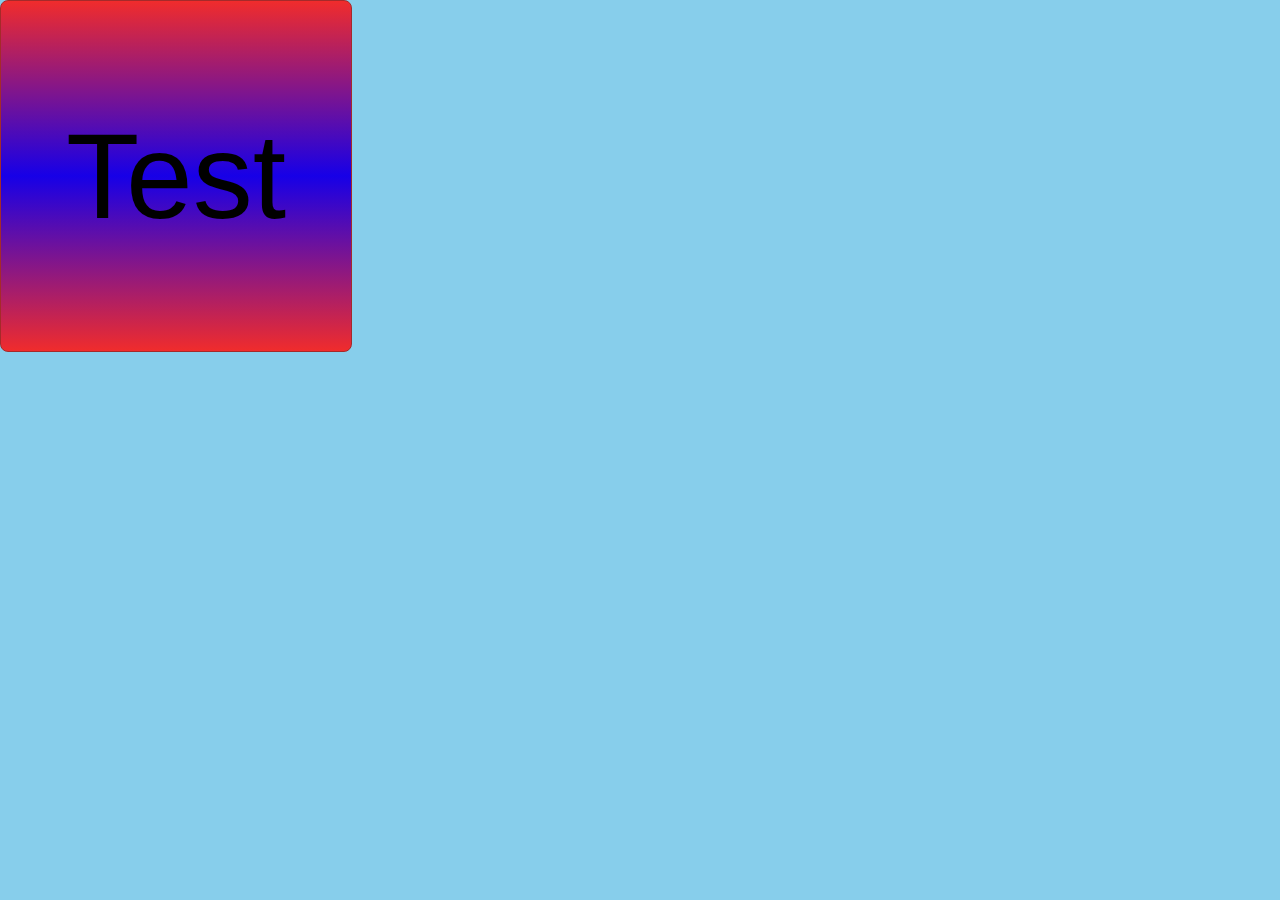
<file: Animation/projeto1/index.html>
<!DOCTYPE html>
<html lang="en">
<head>
    <meta charset="UTF-8">
    <meta name="viewport" content="width=device-width, initial-scale=1.0">
    <title>Projeto 1</title>
    <link rel="stylesheet" href="./Assets/style.css">
</head>
<body>
    <div class="box">
        <span>
            Test
        </span>
    </div>
</body>
</html>
</file>
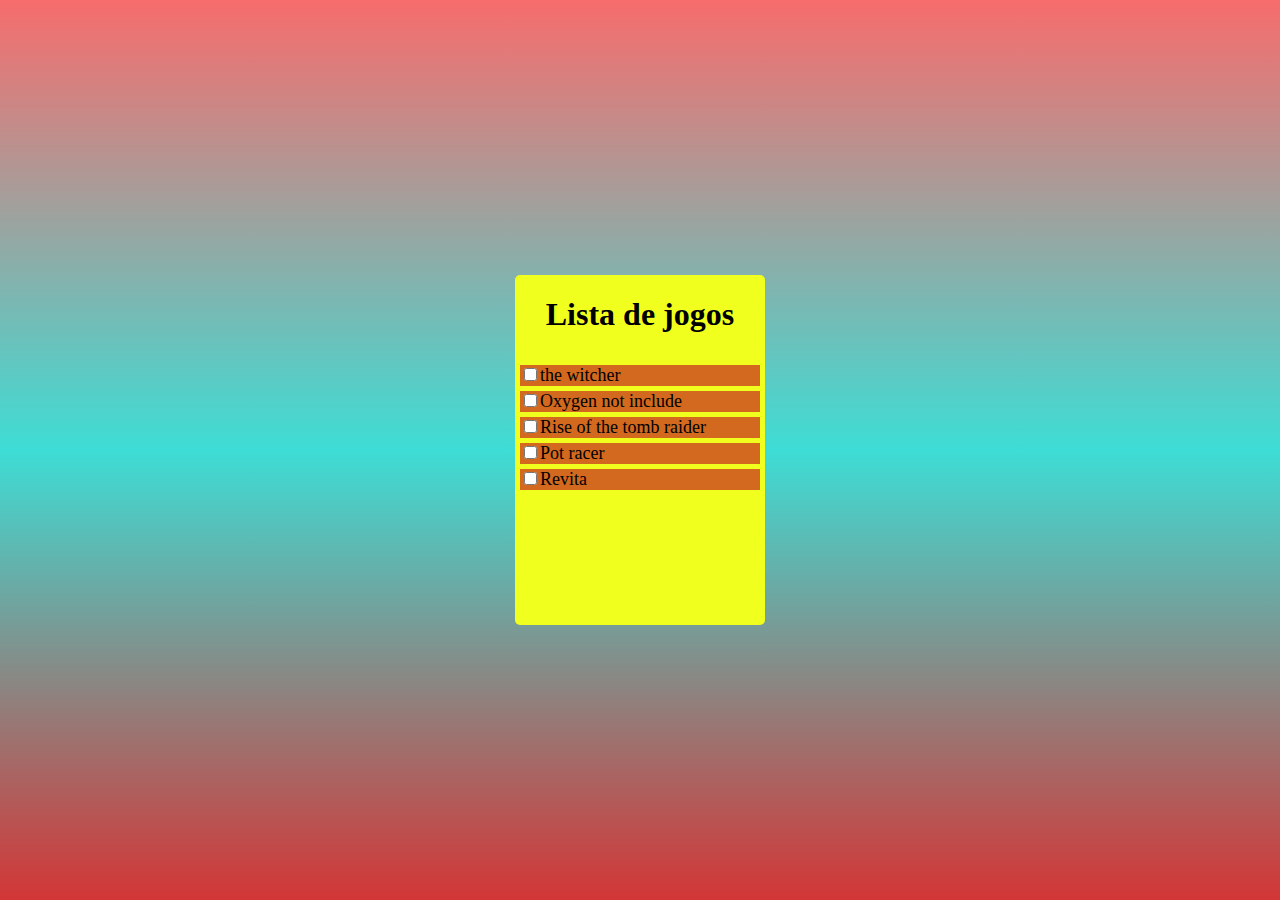
<file: Animation/projeto2/index.html>
<!DOCTYPE html>
<html lang="en">
<head>
    <meta charset="UTF-8">
    <meta name="viewport" content="width=device-width, initial-scale=1.0">
    <title>Document</title>
    <link rel="stylesheet" href="./Assets/style.css">
</head>
<body>
    <div>
        <h1>Lista de jogos</h1>
        <ul>
            <li>
                <input type="checkbox"><label>the witcher</label>
            </li>

            <li>
                <input type="checkbox"><label>Oxygen not include</label>
            </li>

            <li>
                <input type="checkbox"><label>Rise of the tomb raider</label>
            </li>

            <li>
                <input type="checkbox"><label>Pot racer</label>
            </li>

            <li>
                <input type="checkbox"><label>Revita</label>
            </li>
        </ul>

    </div>
</body>
</html>
</file>
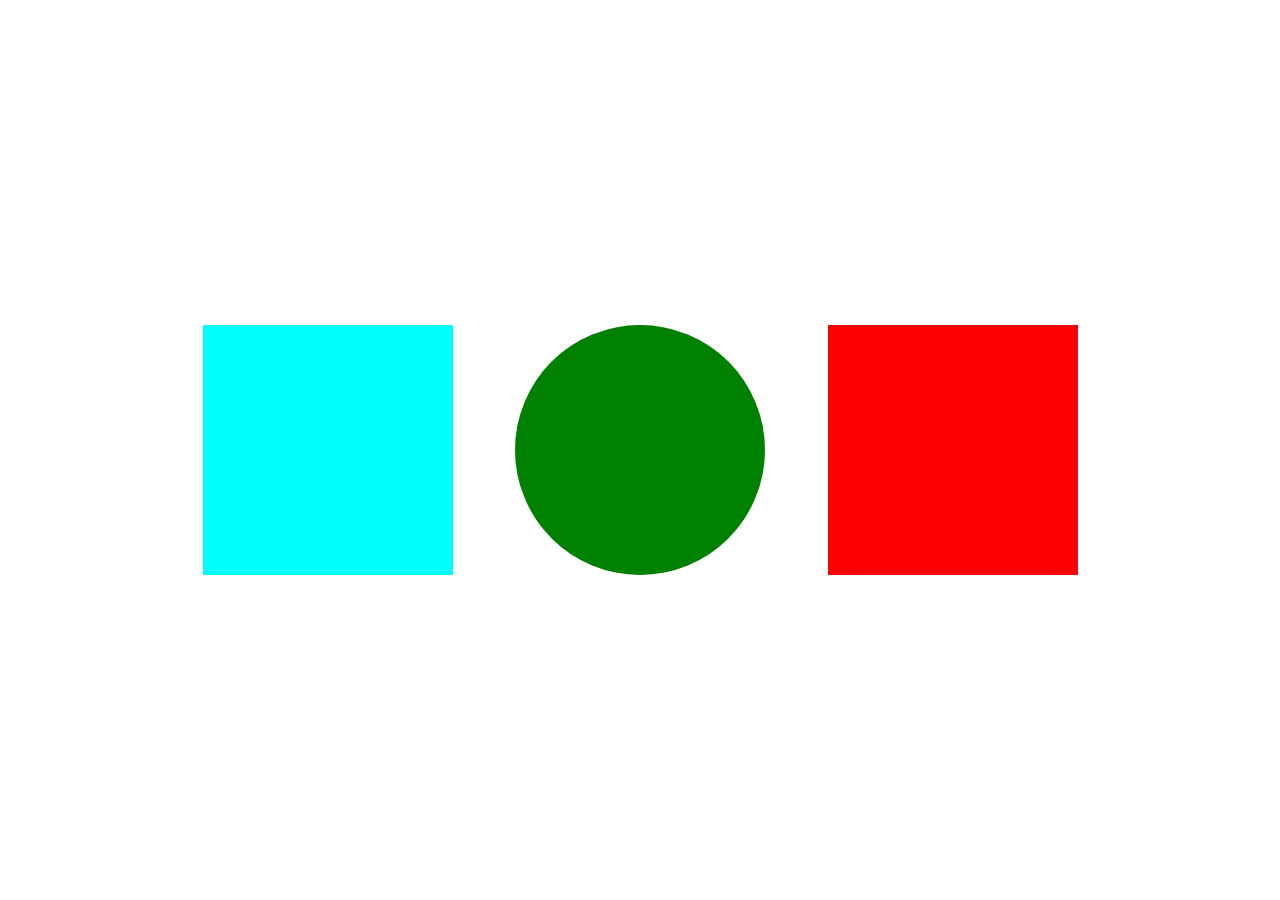
<file: Animation/projeto3/index.html>
<!DOCTYPE html>
<html lang="en">
<head>
    <meta charset="UTF-8">
    <meta name="viewport" content="width=device-width, initial-scale=1.0">
    <title>Document</title>
    <link rel="stylesheet" href="./assets/style.css">
</head>
<body>
    <div class="quadradoA"></div>
    <div class="quadradoB"></div>
    <div class="quadradoC"></div>
</body>
</html>
</file>
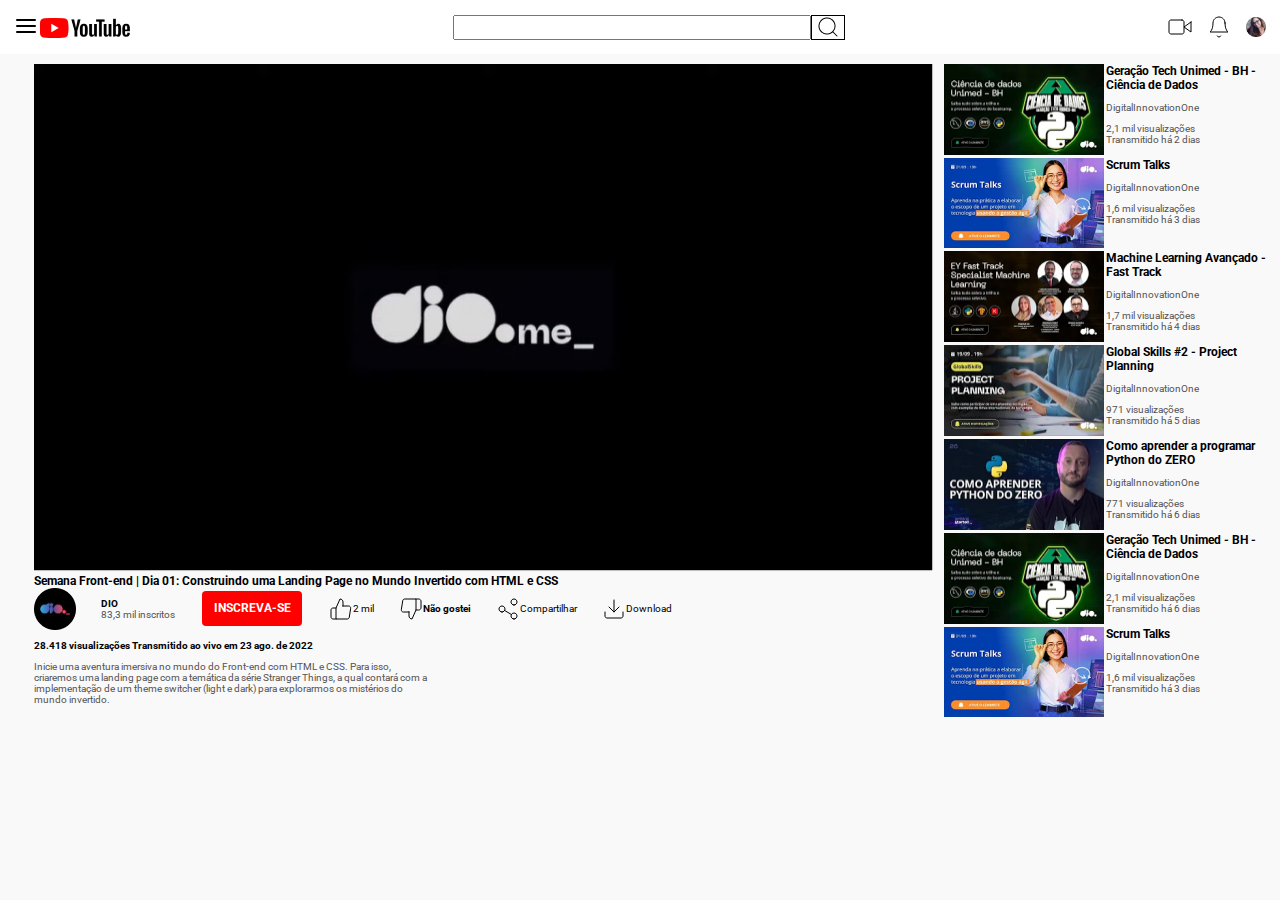
<file: flexbox/DesafioFlex/index.html>
<!DOCTYPE html>
<html lang="en">

<head>
    <meta charset="UTF-8">
    <meta name="viewport" content="width=device-width, initial-scale=1.0">
    <title>Document</title>
    <link rel="stylesheet" href="./Assets/style.css">
    <link rel="preconnect" href="https://fonts.googleapis.com">
    <link rel="preconnect" href="https://fonts.gstatic.com" crossorigin>
    <link href="https://fonts.googleapis.com/css2?family=Roboto&display=swap" rel="stylesheet">
</head>

<body>
    <header>

        <div class="menu">
            <svg xmlns="http://www.w3.org/2000/svg" width="24" height="24" viewBox="0 0 24 24" fill="none">
                <path d="M3 12H21" stroke="black" stroke-width="2" stroke-linecap="round" stroke-linejoin="round" />
                <path d="M3 6H21" stroke="black" stroke-width="2" stroke-linecap="round" stroke-linejoin="round" />
                <path d="M3 18H21" stroke="black" stroke-width="2" stroke-linecap="round" stroke-linejoin="round" />
            </svg>

            <img src="./Assets/images/youtube 1.png" alt="youtube imagem">
        </div>

        <div class="pesquisa">
            <input type="text" name="pesquisa" id="Barra">
            <div class="BTpesquisa">
                <img src="./Assets/images/search.png" alt="pesquisa">
            </div>
        </div>

        <div class="personal">

            <svg xmlns="http://www.w3.org/2000/svg" width="24" height="24" viewBox="0 0 24 24" fill="none">
                <path d="M23 7L16 12L23 17V7Z" stroke="black" stroke-linecap="round" stroke-linejoin="round" />
                <path
                    d="M14 5H3C1.89543 5 1 5.89543 1 7V17C1 18.1046 1.89543 19 3 19H14C15.1046 19 16 18.1046 16 17V7C16 5.89543 15.1046 5 14 5Z"
                    stroke="black" stroke-linecap="round" stroke-linejoin="round" />
            </svg>

            <svg xmlns="http://www.w3.org/2000/svg" width="24" height="24" viewBox="0 0 24 24" fill="none">
                <path
                    d="M18 8C18 6.4087 17.3679 4.88258 16.2426 3.75736C15.1174 2.63214 13.5913 2 12 2C10.4087 2 8.88258 2.63214 7.75736 3.75736C6.63214 4.88258 6 6.4087 6 8C6 15 3 17 3 17H21C21 17 18 15 18 8Z"
                    stroke="black" stroke-linecap="round" stroke-linejoin="round" />
                <path
                    d="M13.73 21C13.5542 21.3031 13.3019 21.5547 12.9982 21.7295C12.6946 21.9044 12.3504 21.9965 12 21.9965C11.6496 21.9965 11.3054 21.9044 11.0018 21.7295C10.6982 21.5547 10.4458 21.3031 10.27 21"
                    stroke="black" stroke-linecap="round" stroke-linejoin="round" />
            </svg>

            <img src="./Assets/images/Avatar.png" alt="avatar" id="avatar">

        </div>
    </header>

    <main>
        <div>
            <div class="flex">
                <div>
                    <div id="central">
                        <img src="./Assets/images/image 2.png" alt="video em reprodução" id="destaque">
                        <h3>Semana Front-end | Dia 01: Construindo uma Landing Page no Mundo Invertido com HTML e CSS
                        </h3>
                    </div>
                    <div class="flex">

                        <img src="./Assets/images/Channel Avatar.png" alt="avatar dio">

                        <div>
                            <b>DIO</b>
                            <div class="cinza">83,3 mil inscritos</div>
                        </div>


                        <div class="vermelho">
                            <h3>INSCREVA-SE</h3>
                        </div>

                        <div class="flex1">
                            <svg xmlns="http://www.w3.org/2000/svg" width="24" height="24" viewBox="0 0 24 24"
                                fill="none">
                                <path
                                    d="M7 22H4C3.46957 22 2.96086 21.7893 2.58579 21.4142C2.21071 21.0391 2 20.5304 2 20V13C2 12.4696 2.21071 11.9609 2.58579 11.5858C2.96086 11.2107 3.46957 11 4 11H7M14 9V5C14 4.20435 13.6839 3.44129 13.1213 2.87868C12.5587 2.31607 11.7956 2 11 2L7 11V22H18.28C18.7623 22.0055 19.2304 21.8364 19.5979 21.524C19.9654 21.2116 20.2077 20.7769 20.28 20.3L21.66 11.3C21.7035 11.0134 21.6842 10.7207 21.6033 10.4423C21.5225 10.1638 21.3821 9.90629 21.1919 9.68751C21.0016 9.46873 20.7661 9.29393 20.5016 9.17522C20.2371 9.0565 19.9499 8.99672 19.66 9H14Z"
                                    stroke="black" stroke-linecap="round" stroke-linejoin="round" />
                            </svg>
                            <p>2 mil</p>
                        </div>

                        <div class="flex1">
                            <svg xmlns="http://www.w3.org/2000/svg" width="24" height="24" viewBox="0 0 24 24"
                                fill="none">
                                <path
                                    d="M17 2H19.67C20.236 1.98999 20.7859 2.18813 21.2154 2.55681C21.6449 2.9255 21.9241 3.43905 22 4V11C21.9241 11.5609 21.6449 12.0745 21.2154 12.4432C20.7859 12.8119 20.236 13.01 19.67 13H17M10 15V19C10 19.7956 10.3161 20.5587 10.8787 21.1213C11.4413 21.6839 12.2044 22 13 22L17 13V2H5.72C5.23767 1.99454 4.76962 2.16359 4.40209 2.47599C4.03457 2.78839 3.79232 3.22309 3.72 3.7L2.34 12.7C2.29649 12.9866 2.31583 13.2793 2.39666 13.5577C2.47749 13.8362 2.6179 14.0937 2.80814 14.3125C2.99839 14.5313 3.23392 14.7061 3.49843 14.8248C3.76294 14.9435 4.05009 15.0033 4.34 15H10Z"
                                    stroke="black" stroke-linecap="round" stroke-linejoin="round" />
                            </svg>
                            <b>Não gostei</b>
                        </div>

                        <div class="flex1">
                            <svg xmlns="http://www.w3.org/2000/svg" width="24" height="24" viewBox="0 0 24 24"
                                fill="none">
                                <path
                                    d="M18 8C19.6569 8 21 6.65685 21 5C21 3.34315 19.6569 2 18 2C16.3431 2 15 3.34315 15 5C15 6.65685 16.3431 8 18 8Z"
                                    stroke="black" stroke-linecap="round" stroke-linejoin="round" />
                                <path
                                    d="M6 15C7.65685 15 9 13.6569 9 12C9 10.3431 7.65685 9 6 9C4.34315 9 3 10.3431 3 12C3 13.6569 4.34315 15 6 15Z"
                                    stroke="black" stroke-linecap="round" stroke-linejoin="round" />
                                <path
                                    d="M18 22C19.6569 22 21 20.6569 21 19C21 17.3431 19.6569 16 18 16C16.3431 16 15 17.3431 15 19C15 20.6569 16.3431 22 18 22Z"
                                    stroke="black" stroke-linecap="round" stroke-linejoin="round" />
                                <path d="M8.59 13.51L15.42 17.49" stroke="black" stroke-linecap="round"
                                    stroke-linejoin="round" />
                            </svg>
                            <p>Compartilhar</p>
                        </div>

                        <div class="flex1">
                            <svg xmlns="http://www.w3.org/2000/svg" width="24" height="24" viewBox="0 0 24 24"
                                fill="none">
                                <path
                                    d="M21 15V19C21 19.5304 20.7893 20.0391 20.4142 20.4142C20.0391 20.7893 19.5304 21 19 21H5C4.46957 21 3.96086 20.7893 3.58579 20.4142C3.21071 20.0391 3 19.5304 3 19V15"
                                    stroke="black" stroke-linecap="round" stroke-linejoin="round" />
                                <path d="M7 10L12 15L17 10" stroke="black" stroke-linecap="round"
                                    stroke-linejoin="round" />
                                <path d="M12 15V3" stroke="black" stroke-linecap="round" stroke-linejoin="round" />
                            </svg>
                            Download
                        </div>
                    </div>

                    <p><b>28.418 visualizações Transmitido ao vivo em 23 ago. de 2022</b></p>
                    <p class="cinza" id="container">Inicie uma aventura imersiva no mundo do Front-end com HTML e CSS.
                        Para isso, criaremos uma landing page com a temática da série Stranger Things, a qual contará
                        com a implementação de um theme switcher (light e dark) para explorarmos os mistérios do mundo
                        invertido.</p>
                </div>
            </div>
        </div>
        <div>

            <div class="videos">
                <img src="./Assets/images/Thumb.png" alt="thumblr">
                
                <div class="zero">
                    <h3>Geração Tech Unimed - BH - Ciência de Dados</h3>
                    <p class="cinza">DigitalInnovationOne</p>
                    <p class="cinza">2,1 mil visualizações <br> Transmitido há 2 dias</p>
                </div>    
            </div>

            <div class="videos">
                <img src="./Assets/images/image 12.png" alt="thumblr">
                
                <div class="zero">
                    <h3>Scrum Talks</h3>
                    <p class="cinza">DigitalInnovationOne</p>
                    <p class="cinza">1,6 mil visualizações <br> Transmitido há 3 dias</p>
                </div>    
            </div>

            <div class="videos">
                <img src="./Assets/images/image 13.png" alt="thumblr">
                
                <div class="zero">
                    <h3>Machine Learning Avançado - Fast Track</h3>
                    <p class="cinza">DigitalInnovationOne</p>
                    <p class="cinza">1,7 mil visualizações <br> Transmitido há 4 dias</p>
                </div>    
            </div>

            <div class="videos">
                <img src="./Assets/images/image 14.png" alt="thumblr">
                
                <div class="zero">
                    <h3>Global Skills #2 - Project Planning</h3>
                    <p class="cinza">DigitalInnovationOne</p>
                    <p class="cinza">971 visualizações <br> Transmitido há 5 dias</p>
                </div>    
            </div>

            <div class="videos">
                <img src="./Assets/images/image 15.png" alt="thumblr">
                
                <div class="zero">
                    <h3>Como aprender a programar Python do ZERO</h3>
                    <p class="cinza">DigitalInnovationOne</p>
                    <p class="cinza">771 visualizações <br> Transmitido há 6 dias</p>
                </div>    
            </div>

            <div class="videos">
                <img src="./Assets/images/Thumb.png" alt="thumblr">
                
                <div class="zero">
                    <h3>Geração Tech Unimed - BH - Ciência de Dados</h3>
                    <p class="cinza">DigitalInnovationOne</p>
                    <p class="cinza">2,1 mil visualizações <br> Transmitido há 6 dias</p>
                </div>    
            </div>

            <div class="videos">
                <img src="./Assets/images/image 12.png" alt="thumblr">
                
                <div class="zero">
                    <h3>Scrum Talks</h3>
                    <p class="cinza">DigitalInnovationOne</p>
                    <p class="cinza">1,6 mil visualizações <br> Transmitido há 3 dias</p>
                </div>    
            </div>

            

        </div>

    </main>
</body>

</html>
</file>
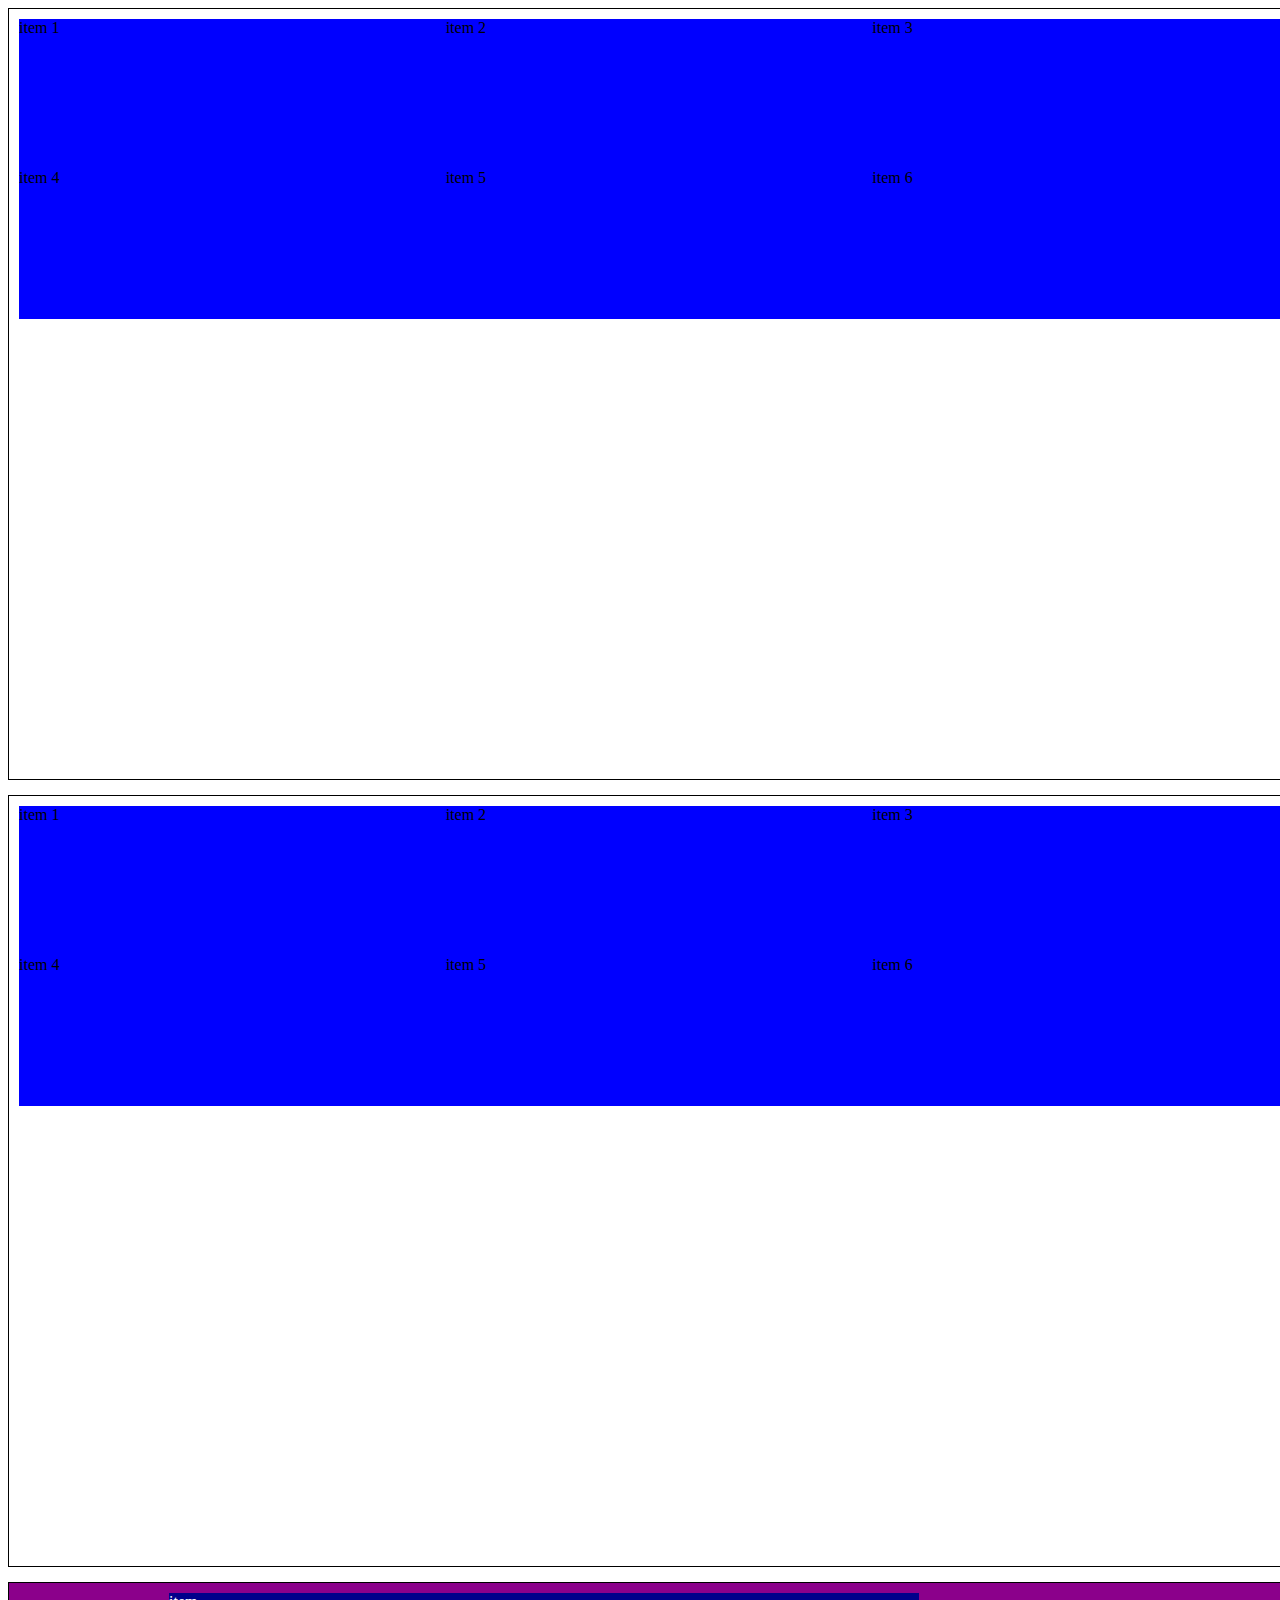
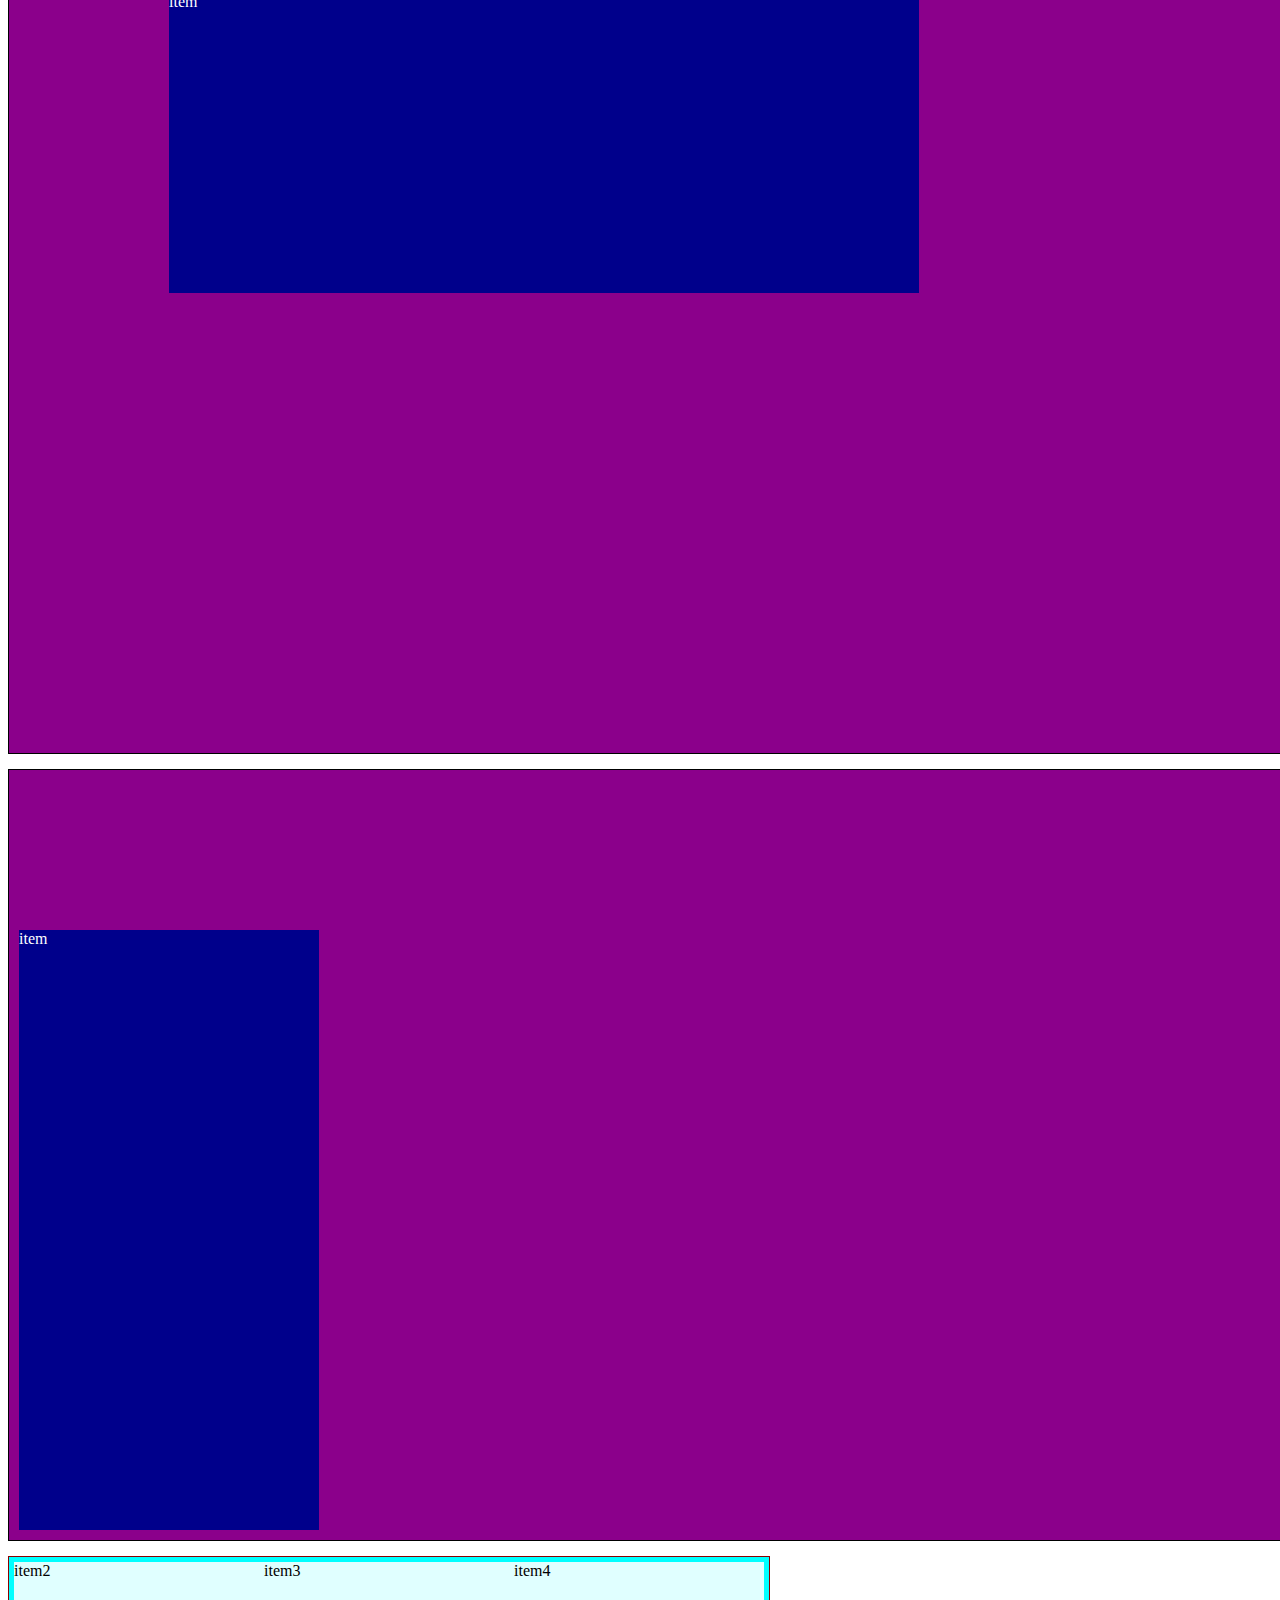
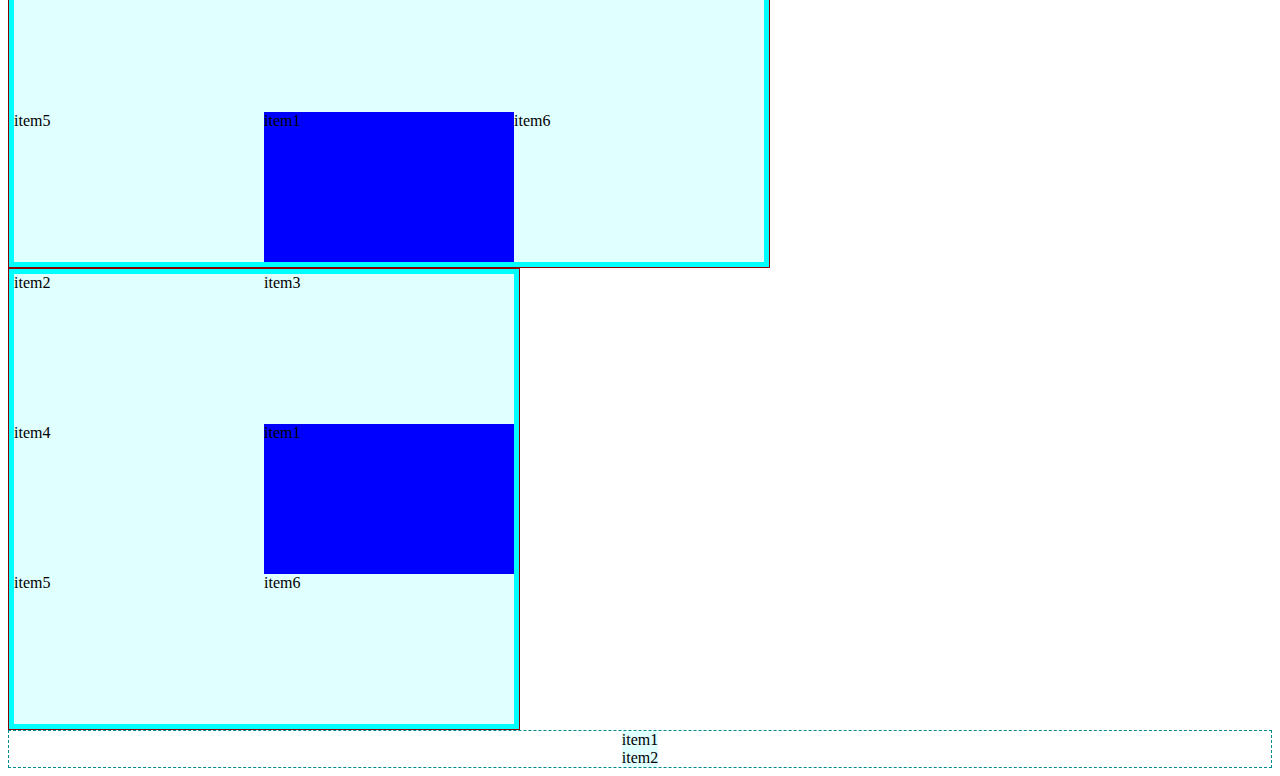
<file: GRID/passo1/index.html>
<!DOCTYPE html>
<html lang="en">
<head>
    <meta charset="UTF-8">
    <meta name="viewport" content="width=device-width, initial-scale=1.0">
    <title>Document</title>
    <link rel="stylesheet" href="../passo1/Assets/style.css">
</head>
<body>
    <div class="grid">
        <div id="item1" class="itens">item 1</div>
        <div id="item2" class="itens">item 2</div>
        <div id="item3" class="itens">item 3</div>
        <div id="item4" class="itens">item 4</div>
        <div id="item5" class="itens">item 5</div>
        <div id="item6" class="itens">item 6</div>
    </div>
    <div class="gridI">
        <div id="item7" class="itens">item 1</div>
        <div id="item8" class="itens">item 2</div>
        <div id="item9" class="itens">item 3</div>
        <div id="item10" class="itens">item 4</div>
        <div id="item11" class="itens">item 5</div>
        <div id="item12" class="itens">item 6</div>
    </div>
    <div class="gridE1">
        <div class="item1">
            item
        </div>
    </div>
    <div class="gridE1">
        <div class="item2">
            item
        </div>
    </div>
    <div class="gridE2">
        <div class="item" id="posicao1">item1</div>
        <div class="item">item2</div>
        <div class="item">item3</div>
        <div class="item">item4</div>
        <div class="item">item5</div>
        <div class="item">item6</div>
    </div>
    <div class="gridE3">
        <div class="item" id="posicao2">item1</div>
        <div class="item">item2</div>
        <div class="item">item3</div>
        <div class="item">item4</div>
        <div class="item">item5</div>
        <div class="item">item6</div>
    </div>
    <div class="gridE4">
        <div class="item" id="headd">item1</div>
        <div class="item" id="fott">item2</div>
    </div>
</body>
</html>
</file>
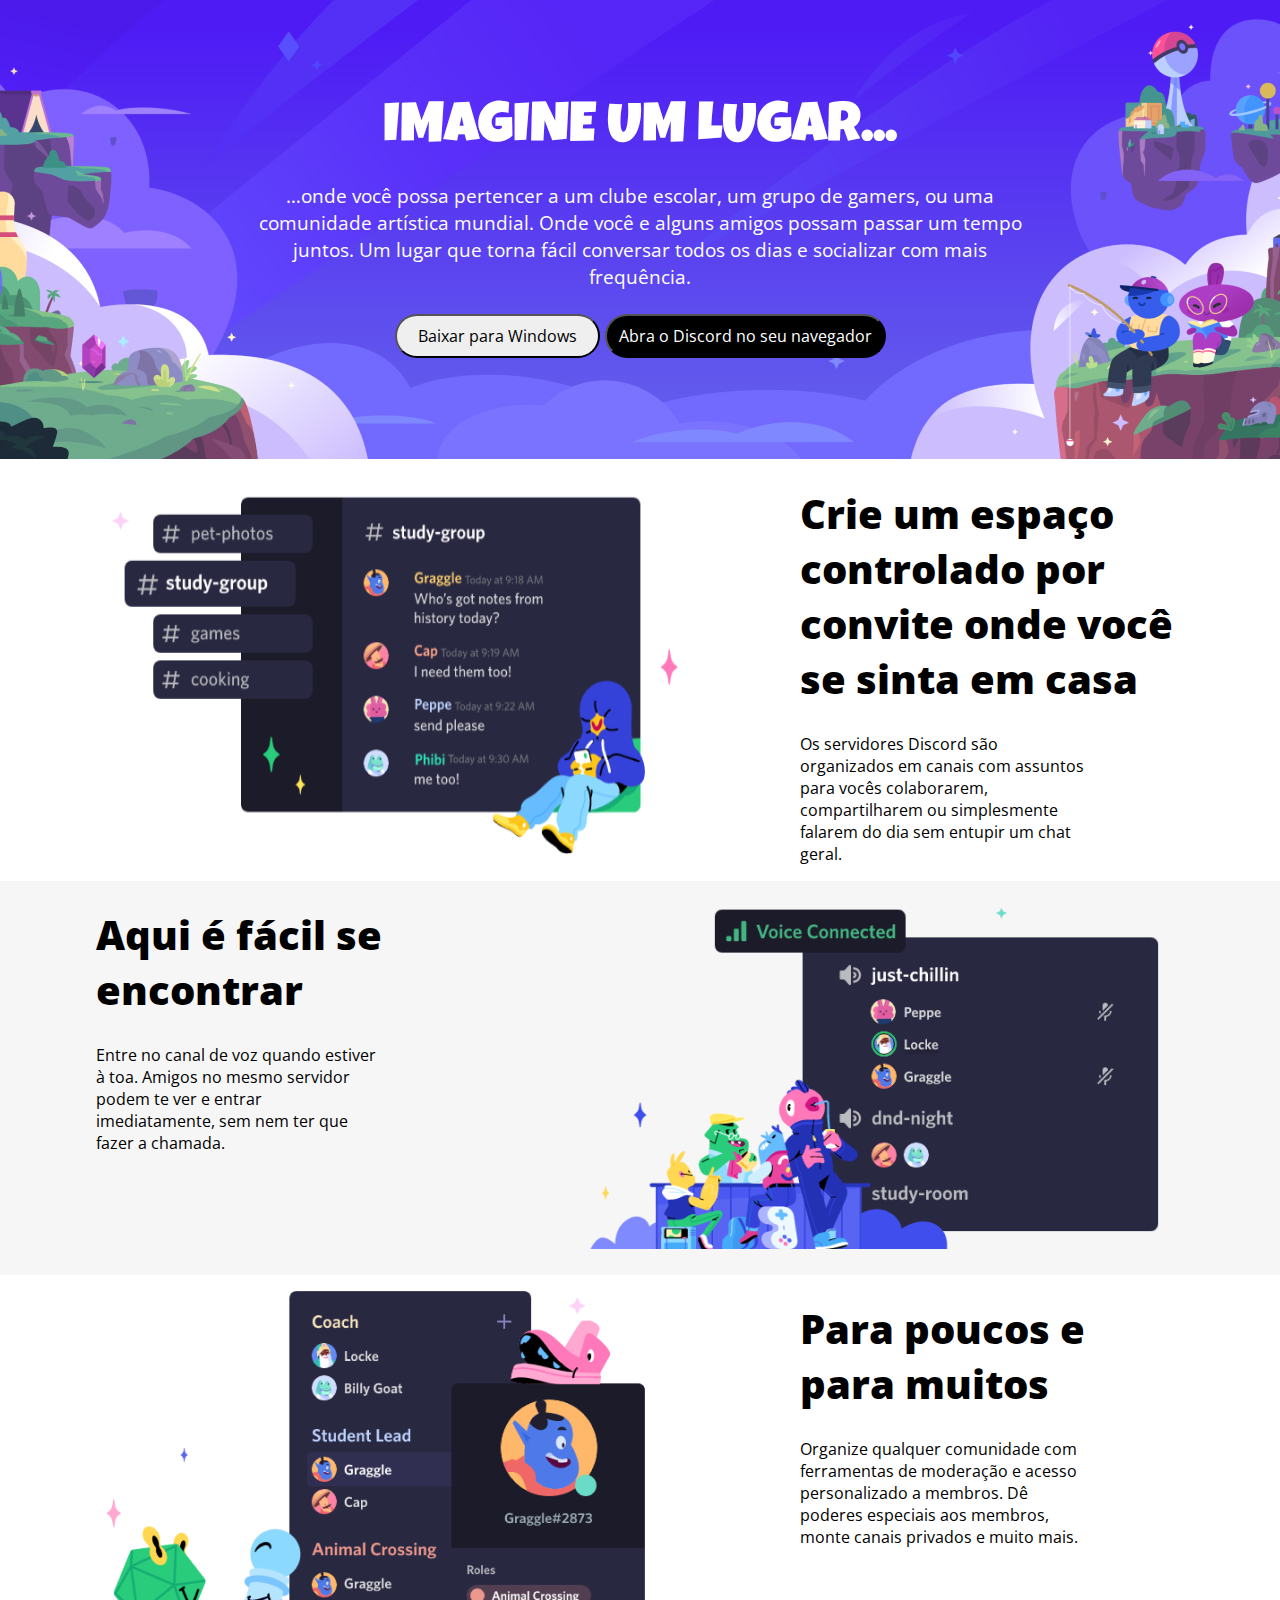
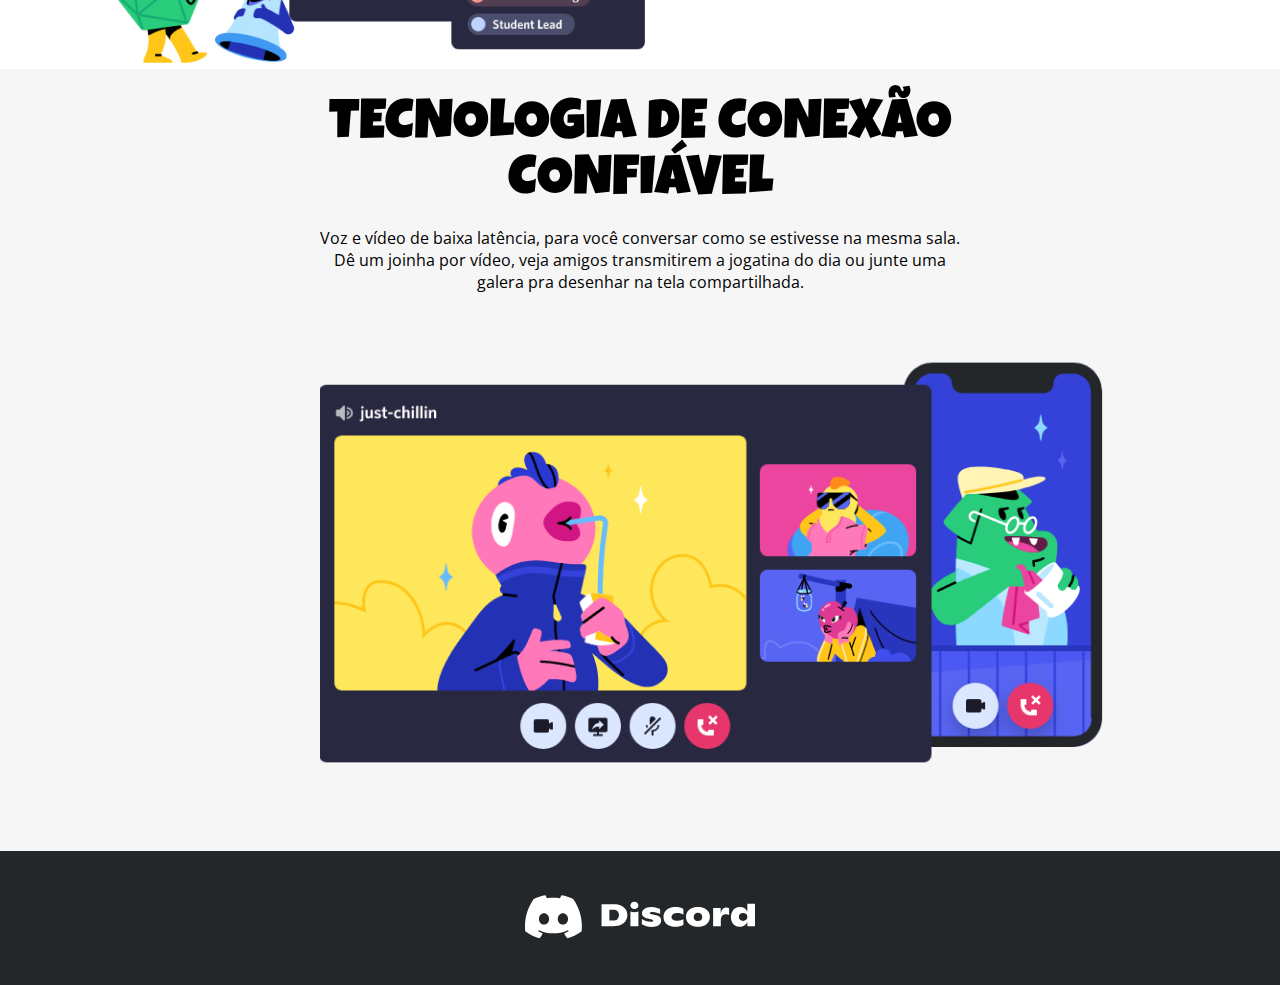
<file: Media_Querry/Desafio/index.html>
<!DOCTYPE html>
<html lang="en">
<head>
    <meta charset="UTF-8">
    <meta name="viewport" content="width=device-width, initial-scale=1.0">
    <title>Document</title>
    <link rel="stylesheet" href="./Assets/style.css">

    <link rel="preconnect" href="https://fonts.googleapis.com">
    <link rel="preconnect" href="https://fonts.gstatic.com" crossorigin>
    <link href="https://fonts.googleapis.com/css2?family=Luckiest+Guy&display=swap" rel="stylesheet">
    
    <link rel="preconnect" href="https://fonts.googleapis.com">
    <link rel="preconnect" href="https://fonts.gstatic.com" crossorigin>
    <link href="https://fonts.googleapis.com/css2?family=Open+Sans:wght@300;400;500&display=swap" rel="stylesheet">
</head>
<body>
    <header>
        <div class="flexCollun">

            <h1 class="Fontguy">
                IMAGINE UM LUGAR...
            </h1>

            <p class="fontwhite">
                …onde você possa pertencer a um clube escolar, um grupo de gamers, ou uma comunidade artística mundial. Onde você e alguns amigos possam passar um tempo juntos. Um lugar que torna fácil conversar todos os dias e socializar com mais frequência.
            </p>

            <div class="flex">
                <button class="DW">Baixar para  Windows</button>
                <button class="ON">Abra o Discord no seu navegador</button>
            </div>

        </div>
    </header>

    <main>
        <section class="Sflex">
            <img src="./Assets/Images/Section_Image.png" alt="Exemplo Discord servers">
            <div class="Conteudo">
              <h1><b>Crie um espaço controlado por convite onde você se sinta em casa</b></h1>  
              <p class="texto">Os servidores Discord são organizados em canais com assuntos para vocês colaborarem, compartilharem ou simplesmente falarem do dia sem entupir um chat geral.</p>
            </div>
        </section>
    

        <section class="Sflex" id="secG">
            <div class="Conteudo">
                <h1 id="titulo"><b>Aqui é fácil se encontrar</b></h1>  
                <p class="texto" id="te">Entre no canal de voz quando estiver à toa. Amigos no mesmo servidor podem te ver e entrar imediatamente, sem nem ter que fazer a chamada.</p>
            </div>
            <img src="./Assets/Images/Section2_Image.png" alt="Exemplo Discord Voicechat" id="imagemX">
        </section>

        <section class="Sflex">
            <img src="./Assets/Images/Section3_Image.png" alt="Exemplo Discord Comunity">
            <div class="Conteudo">
              <h1><b>Para poucos e para muitos</b></h1>  
              <p class="texto">Organize qualquer comunidade com ferramentas de moderação e acesso personalizado a membros. Dê poderes especiais aos membros, monte canais privados e muito mais.</p>
            </div>
        </section>

        <section class="bloquinho">
            <div class="reduct">
                <h1 class="Fontguy">TECNOLOGIA DE CONEXÃO CONFIÁVEL</h1>
                <p class="centro">Voz e vídeo de baixa latência, para você conversar como se estivesse na mesma sala. Dê um joinha por vídeo, veja amigos transmitirem a jogatina do dia ou junte uma galera pra desenhar na tela compartilhada.</p>
                <img src="./Assets/Images/Section4_Image.png" alt="imagem de inovação">
            </div>
        </section>

    </main>

    <footer>
        <svg xmlns="http://www.w3.org/2000/svg" width="230" height="63" viewBox="0 0 230 63" fill="none">
<g clip-path="url(#clip0_1_45)">
<path d="M48.2286 12.8833C44.52 11.1888 40.5815 9.95391 36.4704 9.26465C35.9529 10.1549 35.3779 11.3611 34.9754 12.3089C30.6028 11.677 26.2617 11.677 21.9494 12.3089C21.5469 11.3611 20.9432 10.1549 20.4544 9.26465C16.3147 9.95391 12.3761 11.1888 8.69344 12.8833C1.24757 23.854 -0.764843 34.5662 0.241359 45.1348C5.18611 48.7247 9.95843 50.9075 14.6473 52.3435C15.7973 50.7926 16.8322 49.1268 17.7234 47.375C16.0273 46.7432 14.4173 45.9677 12.8649 45.0486C13.2674 44.7616 13.6699 44.4457 14.0436 44.1298C23.4157 48.409 33.5668 48.409 42.8238 44.1298C43.2263 44.4457 43.6 44.7616 44.0025 45.0486C42.45 45.9677 40.8402 46.7432 39.144 47.375C40.0352 49.1268 41.0702 50.7926 42.22 52.3435C46.9061 50.9075 51.7072 48.7247 56.626 45.1348C57.8621 32.9006 54.6682 22.2745 48.2286 12.8833ZM19.0171 38.6156C16.1997 38.6156 13.8998 36.0597 13.8998 32.9293C13.8998 29.7989 16.1422 27.2428 19.0171 27.2428C21.8632 27.2428 24.1917 29.7989 24.1342 32.9293C24.1342 36.0597 21.8632 38.6156 19.0171 38.6156ZM37.9079 38.6156C35.0904 38.6156 32.7876 36.0597 32.7876 32.9293C32.7876 29.7989 35.0329 27.2428 37.9079 27.2428C40.754 27.2428 43.0825 29.7989 43.025 32.9293C43.025 36.0597 40.7827 38.6156 37.9079 38.6156Z" fill="white"/>
<path d="M76.5486 18.2812H88.7698C91.7021 18.2812 94.2032 18.7407 96.2444 19.6597C98.2855 20.5788 99.8092 21.8425 100.815 23.4794C101.822 25.1165 102.339 26.9831 102.339 29.1084C102.339 31.1761 101.822 33.043 100.758 34.7373C99.6942 36.4031 98.0844 37.7528 95.9282 38.7293C93.7721 39.7058 91.0984 40.194 87.9073 40.194H76.5486V18.2812ZM87.7636 34.6224C89.7471 34.6224 91.2709 34.1342 92.3346 33.1291C93.3984 32.1526 93.9446 30.7741 93.9446 29.0797C93.9446 27.5001 93.4559 26.2364 92.5071 25.2888C91.5584 24.341 90.1211 23.8528 88.1948 23.8528H84.3712V34.6224H87.7636Z" fill="white"/>
<path d="M121.374 40.167C119.677 39.7361 118.154 39.1043 116.803 38.2427V33.0444C117.838 33.8486 119.189 34.4805 120.914 34.9974C122.638 35.5144 124.306 35.7729 125.916 35.7729C126.663 35.7729 127.238 35.6867 127.612 35.4857C127.986 35.2846 128.187 35.0549 128.187 34.7677C128.187 34.4517 128.072 34.1933 127.871 33.9922C127.669 33.7912 127.267 33.6188 126.663 33.4465L122.897 32.6138C120.741 32.1256 119.217 31.4075 118.297 30.5459C117.378 29.6843 116.946 28.507 116.946 27.0709C116.946 25.8647 117.349 24.8022 118.125 23.9118C118.93 23.0215 120.051 22.3322 121.517 21.844C122.983 21.3559 124.68 21.0974 126.663 21.0974C128.417 21.0974 130.027 21.2697 131.493 21.6718C132.959 22.045 134.167 22.5333 135.115 23.1077V28.0187C134.138 27.4443 132.988 26.9848 131.723 26.6401C130.429 26.2955 129.107 26.1231 127.756 26.1231C125.801 26.1231 124.823 26.4678 124.823 27.1284C124.823 27.4443 124.967 27.6741 125.283 27.8464C125.6 28.0187 126.146 28.1623 126.951 28.3346L130.084 28.909C132.126 29.2535 133.649 29.8854 134.655 30.7757C135.662 31.666 136.15 32.9583 136.15 34.7102C136.15 36.6058 135.317 38.1278 133.649 39.2192C131.982 40.3393 129.624 40.8848 126.577 40.8848C124.795 40.8273 123.07 40.5976 121.374 40.167Z" fill="white"/>
<path d="M143.915 39.507C142.133 38.6167 140.753 37.4393 139.862 35.9459C138.942 34.4524 138.51 32.7581 138.51 30.8625C138.51 28.9958 138.97 27.3013 139.919 25.8368C140.868 24.3433 142.248 23.1945 144.059 22.333C145.87 21.5001 148.055 21.0693 150.585 21.0693C153.718 21.0693 156.306 21.7299 158.376 23.0509V28.7661C157.657 28.2778 156.795 27.847 155.817 27.5598C154.84 27.2439 153.805 27.1003 152.712 27.1003C150.757 27.1003 149.263 27.4449 148.141 28.163C147.049 28.881 146.503 29.8 146.503 30.9487C146.503 32.0688 147.02 32.9878 148.113 33.7058C149.176 34.4237 150.729 34.797 152.741 34.797C153.776 34.797 154.811 34.6534 155.817 34.3375C156.823 34.0216 157.715 33.6771 158.433 33.2176V38.7603C156.133 40.1389 153.46 40.8282 150.441 40.8282C147.883 40.8282 145.726 40.3686 143.915 39.507Z" fill="white"/>
<path d="M166.572 39.507C164.761 38.6167 163.381 37.4393 162.432 35.9171C161.484 34.3949 160.995 32.7006 160.995 30.8051C160.995 28.9384 161.484 27.2439 162.432 25.7793C163.381 24.3146 164.761 23.1658 166.543 22.333C168.326 21.5001 170.482 21.0693 172.957 21.0693C175.43 21.0693 177.586 21.4714 179.368 22.333C181.15 23.1658 182.53 24.3146 183.479 25.7793C184.428 27.2439 184.888 28.9097 184.888 30.8051C184.888 32.6719 184.428 34.3949 183.479 35.9171C182.53 37.4393 181.179 38.6454 179.368 39.507C177.557 40.3686 175.43 40.8282 172.957 40.8282C170.51 40.8282 168.383 40.3686 166.572 39.507ZM176.091 33.9641C176.838 33.2176 177.241 32.1836 177.241 30.9487C177.241 29.6851 176.867 28.7086 176.091 27.9619C175.315 27.2152 174.28 26.8418 172.986 26.8418C171.635 26.8418 170.597 27.2152 169.821 27.9619C169.073 28.7086 168.671 29.6851 168.671 30.9487C168.671 32.2124 169.044 33.2176 169.821 33.9641C170.597 34.7396 171.635 35.113 172.986 35.113C174.28 35.0842 175.343 34.7109 176.091 33.9641Z" fill="white"/>
<path d="M204.121 22.217V28.9662C203.316 28.4492 202.281 28.1907 201.016 28.1907C199.349 28.1907 198.054 28.7077 197.164 29.7127C196.272 30.7179 195.812 32.2976 195.812 34.4227V40.1666H188.136V21.9011H195.669V27.7312C196.071 25.6059 196.761 24.0264 197.681 23.0212C198.601 22.016 199.809 21.4705 201.274 21.4705C202.367 21.4705 203.316 21.7289 204.121 22.217Z" fill="white"/>
<path d="M230 17.6504V40.1949H222.325V36.088C221.663 37.6389 220.685 38.8165 219.363 39.6205C218.038 40.4246 216.398 40.8267 214.443 40.8267C212.718 40.8267 211.196 40.3959 209.901 39.563C208.608 38.7303 207.603 37.5528 206.913 36.088C206.223 34.5947 205.878 32.9289 205.878 31.091C205.848 29.1667 206.223 27.4437 206.998 25.9215C207.746 24.3995 208.838 23.2219 210.218 22.3603C211.598 21.4987 213.178 21.0679 214.961 21.0679C218.613 21.0679 221.06 22.6475 222.325 25.8353V17.6504H230ZM221.175 33.8193C221.95 33.0725 222.353 32.0673 222.353 30.8612C222.353 29.6837 221.98 28.7359 221.203 28.0181C220.427 27.3001 219.392 26.9267 218.096 26.9267C216.801 26.9267 215.766 27.3001 214.991 28.0468C214.213 28.7934 213.841 29.7411 213.841 30.9474C213.841 32.1535 214.213 33.1013 214.991 33.848C215.766 34.5947 216.773 34.9681 218.066 34.9681C219.363 34.9681 220.398 34.5947 221.175 33.8193Z" fill="white"/>
<path d="M109.414 22.9933C111.619 22.9933 113.41 21.3858 113.41 19.4034C113.41 17.4206 111.619 15.8135 109.414 15.8135C107.206 15.8135 105.418 17.4206 105.418 19.4034C105.418 21.3858 107.206 22.9933 109.414 22.9933Z" fill="white"/>
<path d="M113.41 25.4612C110.966 26.5237 107.919 26.5524 105.418 25.4612V40.1941H113.41V25.4612Z" fill="white"/>
</g>
<defs>
<clipPath id="clip0_1_45">
<rect width="230" height="63" fill="white"/>
    </footer>
</body>
</html>
</file>
<file: Animation/projeto1/Assets/style.css>
body{
    margin: 0;
    padding: 0;
    font-size: 10px;
    background-color: skyblue;
}
.box{
    display: flex;
    position: absolute;
    margin: auto;
    height: 350px;
    width: 350px;
    border: 1px solid brown;
    border-radius: 8px;
    background:linear-gradient(rgb(240, 44, 44),rgb(23, 0, 231),rgb(240, 44, 44));
    align-items: center;
    justify-content: center;
    transform: 5s;
}
.box span{
    font-size:7.5rem;
    font-family: sans-serif;
    padding: 0;
    margin: 0;
}
.box span:hover{
    font-size:7rem;
    transform: rotate(-45deg);
}
.box:hover{
    scale: 1.2;
    transform: rotate(45deg);
}
</file>
<file: Animation/projeto2/Assets/style.css>
body{
    height: 100vh;
    width: 100%;
    padding: 0;
    margin: 0;
    background:linear-gradient(#f76c6c,#3dddd5,#d33636) ;
}
div{
    width: 250px;
    height: 350px;
    background-color:rgb(240, 255, 29);
    margin: auto;
    position:absolute ;
    top: 0;
    bottom: 0;
    right: 0;
    left: 0;
    border-radius: 5px;
}
div h1{
    text-align: center;
}
ul{
    list-style: none;
    padding: 5px;
    margin-top: 10px;
}
ul li{
    margin-top: 5px;
    font-size: 18px;
    background-color: chocolate;
}
ul li:hover{
    scale: 1.2;
    background-color:rgb(170, 89, 31) ;
}
ul li:has(input:checked){
    background-color: rgb(55, 0, 255);
    color: white;
    text-decoration: line-through;
}
</file>
<file: Animation/projeto3/assets/style.css>
html{
    margin: 0;
    padding: 0;
    border: 0;
    box-sizing: border-box;
}
body{
    display: flex;
    box-sizing: border-box;
    margin: auto;
    padding: 15px;
    justify-content: space-around;
    align-items: center;
    height: 100vh;
}
.quadradoA{
    background-color: aqua;
    width: 250px;
    height: 250px;
    animation: LadoA 5s infinite linear alternate;
}
.quadradoB{
    background-color: red;
    width: 250px;
    height: 250px;
    animation: LadoB 5s infinite linear alternate;
}
.quadradoC{
    background-color: green;
    width: 250px;
    height: 250px;
    border-radius: 50%;
    position: absolute;
    animation: LadoC 1s infinite linear alternate;
}
@keyframes LadoA{
    0%{
        background-color: blue;
        transform:translateY(-150px);
    }
    50%{
        background-color: brown;
        transform: translateY(300px);
    }
    100%{
        background-color: aqua;
        transform: translateY(-150px);
    }

}
@keyframes LadoB{
    0%{
        background: linear-gradient(rgb(78, 87, 129),rgb(187, 70, 24),rgb(182, 190, 224));
        transform:translateX(-900px);
    }
    50%{
        background: linear-gradient(rgb(85, 85, 87),rgb(116, 5, 24),rgb(161, 170, 209));
        transform: translateX(320px);
    }
    100%{
        background: linear-gradient(rgb(40, 40, 53),rgb(81, 217, 241),rgb(4, 19, 87));
        transform: translateX(-900px);
    }

}
@keyframes LadoC{
    0%{
        background-color: burlywood;
    }
    100%{background-color: blueviolet;}
}
</file>
<file: flexbox/DesafioFlex/Assets/style.css>
body{
    margin: 0;
    padding: 0;
    font-size: 10px;
    background: #F9F9F9;;
    font-family: 'Roboto', sans-serif;
}
h3{
    padding: 0;
    margin: 0;
}

/*inicio header*/
header{
    display: flex;
    height: auto;
    padding: 14px;
    justify-content: space-between;
    align-items: center;
    background-color: #FFF;
}
.pesquisa{
   display: flex; 
}
#Barra{
    width: 350px;
    height: 19px;
}
.BTpesquisa{
    display: flex;
    height:15px ;
    padding: auto;
    align-items: center;
    border: 1px solid black;
    padding: 4px;
}
.personal{
    display: flex;
    justify-content: center;
    align-items: center;
    gap: 15px;
}
#avatar{
    height: 20px;
}
/*fim do header*/

main{
    display:flex;
    margin-left: 34px;
    margin-top: 10px;
    padding: 0;
}
#destaque{
    width: 900px;
}
.flex{
    display: flex;
    gap: 25px;
    align-items: center;
}
.cinza{
    color: rgb(85, 83, 83);
}
#central{
    padding: 0;
    margin: 0;
}
.vermelho{
    background-color: red;
    color: white;
    text-align: center;
    padding-top: 10px;
    width: 100px;
    height: 25px;
    margin: 2px;
    border-radius: 4px;
}
.flex1{
    display: flex;
    align-items: center;
}
#container{
    width: 400px;
}
.videos{
    display: flex;
    padding: 0;
    margin-left: 10px;
    margin-bottom: 3px;
}
.zero{
    padding-left: 2px;
    margin: 0;
    text-align: start;
}
</file>
<file: GRID/passo1/Assets/style.css>
.grid{
    border: 1px solid black;
    padding: 10px;
    margin-bottom: 15px;
    height: 750px;
    width: 100vw;
    display: grid;
    grid-template-columns: repeat(3 , 1fr);
    grid-template-rows: repeat(5 , 1fr);
    
}
.gridI{
    border: 1px solid black;
    padding: 10px;
    margin-bottom: 15px;
    height: 750px;
    width: 100vw;
    display: inline-grid;
    grid-template-columns: repeat(3 , 1fr);
    grid-template-rows: repeat(5 , 1fr);
}
.gridE1{
    background-color: darkmagenta;
    border: 1px solid black;
    padding: 10px;
    margin-bottom: 15px;
    height: 750px;
    width: 100vw;
    display: grid;
    grid-template-columns: repeat(2,150px) 450px repeat(2,150px);
    grid-template-rows:repeat(2,150px) 450px repeat(2,150px) ;
}
.gridE2{
    background-color: aqua;
    border: 1px solid darkred;
    padding: 5px;
    width: 750px;
    display: grid;
    grid-template-columns: repeat(3,250px);
    grid-template-rows: repeat(2,150px);
}
.gridE3{
    background-color: aqua;
    border: 1px solid darkred;
    padding: 5px;
    width: 500px;
    display: grid;
    grid-template-columns: repeat(2,250px);
    grid-template-rows: repeat(3,150px);
}
.gridE4{
    border: 1px dashed darkcyan;
    padding: 0;
    justify-content: center;
    display: grid;
    
}
.item1{
    background-color: darkblue;
    color: white;
    grid-column-start: 2;
    grid-column-end: 5;
    grid-row-start: 1;
    grid-row-end: 3;
}
#posicao1{
    background-color: blue;
    grid-row: 2/ span 1;
    grid-column: 2/ span 1;
}
#posicao2{
    background-color: blue;
    grid-row: 2/ span 1;
    grid-column: 2/ span 1;
}
.item2{
    background-color: darkblue;
    color: white;
    grid-column-start: 1;
    grid-column-end: span 2;
    grid-row-start: 2;
    grid-row-end: span 2;
}
.itens{
    background-color: blue;
}
.item{
    background-color: lightcyan;
    align-items: center;
    justify-content: center;
}
</file>
<file: Media_Querry/Desafio/Assets/style.css>
body{
    margin: 0;
    padding: 0;
    box-sizing: border-box;
    
}
header{
    color: white;
    display: inline-flex;
    width: 100vw;
    height: 459px;
    flex-shrink: 0;
    background-image: url("./Images/Header_Background.jpg");
    background-size: cover; 
    background-position: center; 
    background-repeat: no-repeat; 
    margin: 0; 
    display: flex;
    justify-content: center;
    align-items: center;
}
.Fontguy{
    font-family: 'Luckiest Guy', cursive;
    font-size: 56px;
    font-weight: 400;
    font-style: normal;
    line-height: normal;
    text-align: center;
    margin: 0;
}
.flex{
    display: flex;
    align-items: center;
    gap: 5px;
}
.flexCollun{
    margin: auto;
    display: inline-flex;
    flex-direction: column;
    gap: 24px;
    align-items: center;
    padding: 0;
}
.fontwhite{
    padding: 0%;
    margin: 0%;
    color: white;
    text-align: center;
    font-family: 'Open Sans', sans-serif;
    width: 60%;
    font-size: 1.2rem;

}
.DW{
    width: 205px;
    height: 44px;
    font-family: 'Open Sans', sans-serif;
    border-radius: 28px;
    color: black;
    text-align: center;
    font-size: 1rem;
}
.ON{
    width: 281px;
    height: 44px;
    font-family: 'Open Sans', sans-serif;
    border-radius: 28px;
    background-color: black;
    color: white;
    text-align: center;
    font-size: 1rem;
}
/*Fim do cabeçalho*/
main{
    display: block;
    text-align: center;
}
section{
    display: flex;
    justify-content: space-around;
    margin: 15px;
}
.Sflex{
    display: flex;
    flex-direction: row;
    justify-content: space-evenly;
    padding: 0;
    width: 100vw;
    margin: 0;
}
#secG{
    background-color: #F6F6F6;
    width: 100vw;
    margin: 0;
}
.Sflex h1{
    font-size: 40px;
}
.Conteudo{
    width: 30%;
    font-family: 'Open Sans', sans-serif;
    text-align: start;
    align-items: center;
}
.bloquinho{
    background-color: #F6F6F6;
    display: flex;
    align-items: center;
    width: 100vw;
    margin: 0;
}
.centro{
    font-size: 16px;
    font-family: 'Open Sans', sans-serif;
}
.reduct{
    display: block;
    width: 50%;
    padding: 15px;
    margin: 15px;
}
footer{
    display: flex;
    padding: 35px 0px 36px 0px;
    justify-content: center;
    align-items: center;
    flex-shrink: 0;
    background: #23272A;
}
.texto{
    width: 75%;
}
@media screen and (max-width:500px){
    body{
        margin: 0;
        padding: 0;
        box-sizing: border-box;
    }

    header{
        color: white;
        width: 100vw;
        height: 339px;
        flex-shrink: 0;
        background-image: url("./Images/Header_Background.jpg"); 
        background-position: center; 
        background-repeat: no-repeat; 
        margin: 0; 
        display: block;
    }

    .Fontguy{
        font-family: 'Luckiest Guy', cursive;
        font-size: 36px;
        font-weight: 400;
        font-style: normal;
        line-height: normal;
        text-align: start;
        margin: 0;
        width: 100%;
    }
    .flex{
        display: block;
        align-items: start;
    }
    .flexCollun{
        margin: 0;
        display:block;
        align-items: start;
        padding: 0;
    }
    .fontwhite{
        padding: 0%;
        margin: 0%;
        color: white;
        text-align: start;
        font-family: 'Open Sans', sans-serif;
        width: 100%;
        font-size:1rem;
        margin: 20px 0px 20px 0px;
    }
    .DW{
        width: 205px;
        height: 44px;
        font-family: 'Open Sans', sans-serif;
        border-radius: 28px;
        color: black;
        text-align: center;
        font-size: 1rem;
    }
    .ON{
        width: 281px;
        height: 44px;
        font-family: 'Open Sans', sans-serif;
        border-radius: 28px;
        background-color: black;
        color: white;
        text-align: center;
        font-size: 1rem;
    }
    /* ---------------------------------------------*/
    main{
        display: block;
        text-align: center;
    }
    section{
        display: block;
        margin: 15px;
    }
    .Sflex{
        display: block;
        text-align: start;
        margin: 15px;
    }
    #titulo{
        grid-area: titulo;
    }
    #te{
        grid-area: te;
    }
    #imagemX{
        grid-area: imagemX;
    }
    #secG{
        display: grid;
        grid-template-areas:
        "imagemX" 
        "titulo"
        "te";
        background-color: #F6F6F6;
    }
    .Sflex h1{
        font-size: 26px;
    }
    .Conteudo{
        width: 100%;
        font-family: 'Open Sans', sans-serif;
        text-align: start;
        text-align: start;
    }
    .bloquinho{
        background-color: #F6F6F6;
        display: inline-flex;
        align-items: center;
        width: 100%;
    }
    .bloquinho img{
        background-color: #F6F6F6;
        display: inline-flex;
        align-items: start;
        width: 100%;
    }
    .centro{
        font-size: 16px;
        font-family: 'Open Sans', sans-serif;
        width: 100%;
    }
    .reduct{
        display: block;
        width: 50%;
        padding: 0px;
        margin: 0px;
    }
    footer{
        display: flex;
        padding: 35px 0px 36px 0px;
        justify-content: center;
        align-items: center;
        flex-shrink: 0;
        background: #23272A;
    }
    .texto{
        width: 100%;
    }
    img{
    max-width:300px;
    max-height:250px;
    width: auto;
    height: auto;
    }
}
</file>
